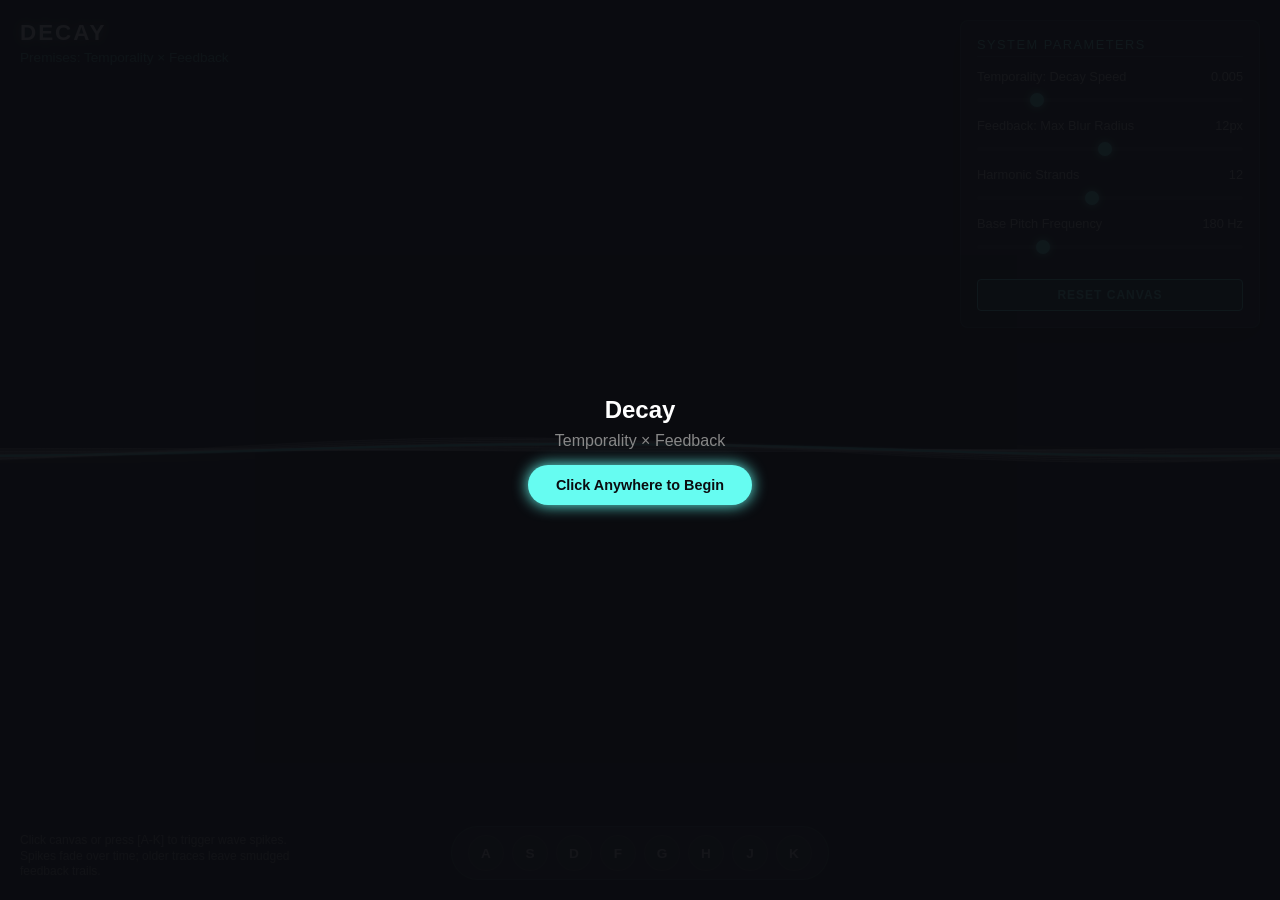
<file: decay/index.html>
<!DOCTYPE html>
<html lang="en">
<head>
  <meta charset="UTF-8">
  <meta name="viewport" content="width=device-width, initial-scale=1.0">
  <title>Decay (Temporality x Feedback)</title>
  <link rel="stylesheet" href="style.css">
</head>
<body>

  <!-- Fullscreen Start Overlay for browser WebAudio compliance -->
  <div id="audio-overlay">
    <h2>Decay</h2>
    <p style="margin-top: 8px; color: #888;">Temporality × Feedback</p>
    <button id="start-btn" type="button">Click Anywhere to Begin</button>
  </div>

  <div id="canvas-container">
    <canvas id="main-canvas"></canvas>
  </div>

  <header class="ui-layer">
    <h1>Decay</h1>
    <div class="subtitle">Premises: Temporality × Feedback</div>
  </header>

  <!-- Live Control Parameters Panel -->
  <aside class="control-panel ui-layer">
    <div class="panel-title">System Parameters</div>
    
    <div class="control-group">
      <div class="label-row">
        <span>Temporality: Decay Speed</span>
        <span id="decay-val">0.005</span>
      </div>
      <input type="range" id="knob-decay" min="0.001" max="0.02" step="0.001" value="0.005">
    </div>

    <div class="control-group">
      <div class="label-row">
        <span>Feedback: Max Blur Radius</span>
        <span id="blur-val">12px</span>
      </div>
      <input type="range" id="knob-blur" min="0" max="25" step="1" value="12">
    </div>

    <div class="control-group">
      <div class="label-row">
        <span>Harmonic Strands</span>
        <span id="freq-val">12</span>
      </div>
      <input type="range" id="knob-freq" min="3" max="24" step="1" value="12">
    </div>

    <div class="control-group">
      <div class="label-row">
        <span>Base Pitch Frequency</span>
        <span id="pitch-val">180 Hz</span>
      </div>
      <input type="range" id="knob-pitch" min="100" max="440" step="10" value="180">
    </div>

    <button id="reset-btn" type="button">Reset Canvas</button>
  </aside>

  <!-- Alternative Keyboard Inputs (Accessibility Requirement) -->
  <div class="keyboard-bar ui-layer">
    <div class="key-btn" data-key="a">A</div>
    <div class="key-btn" data-key="s">S</div>
    <div class="key-btn" data-key="d">D</div>
    <div class="key-btn" data-key="f">F</div>
    <div class="key-btn" data-key="g">G</div>
    <div class="key-btn" data-key="h">H</div>
    <div class="key-btn" data-key="j">J</div>
    <div class="key-btn" data-key="k">K</div>
  </div>

  <div class="info-footer ui-layer">
    Click canvas or press [A-K] to trigger wave spikes.<br>
    Spikes fade over time; older traces leave smudged feedback trails.
  </div>

  <script src="script.js"></script>
</body>
</html>
</file>
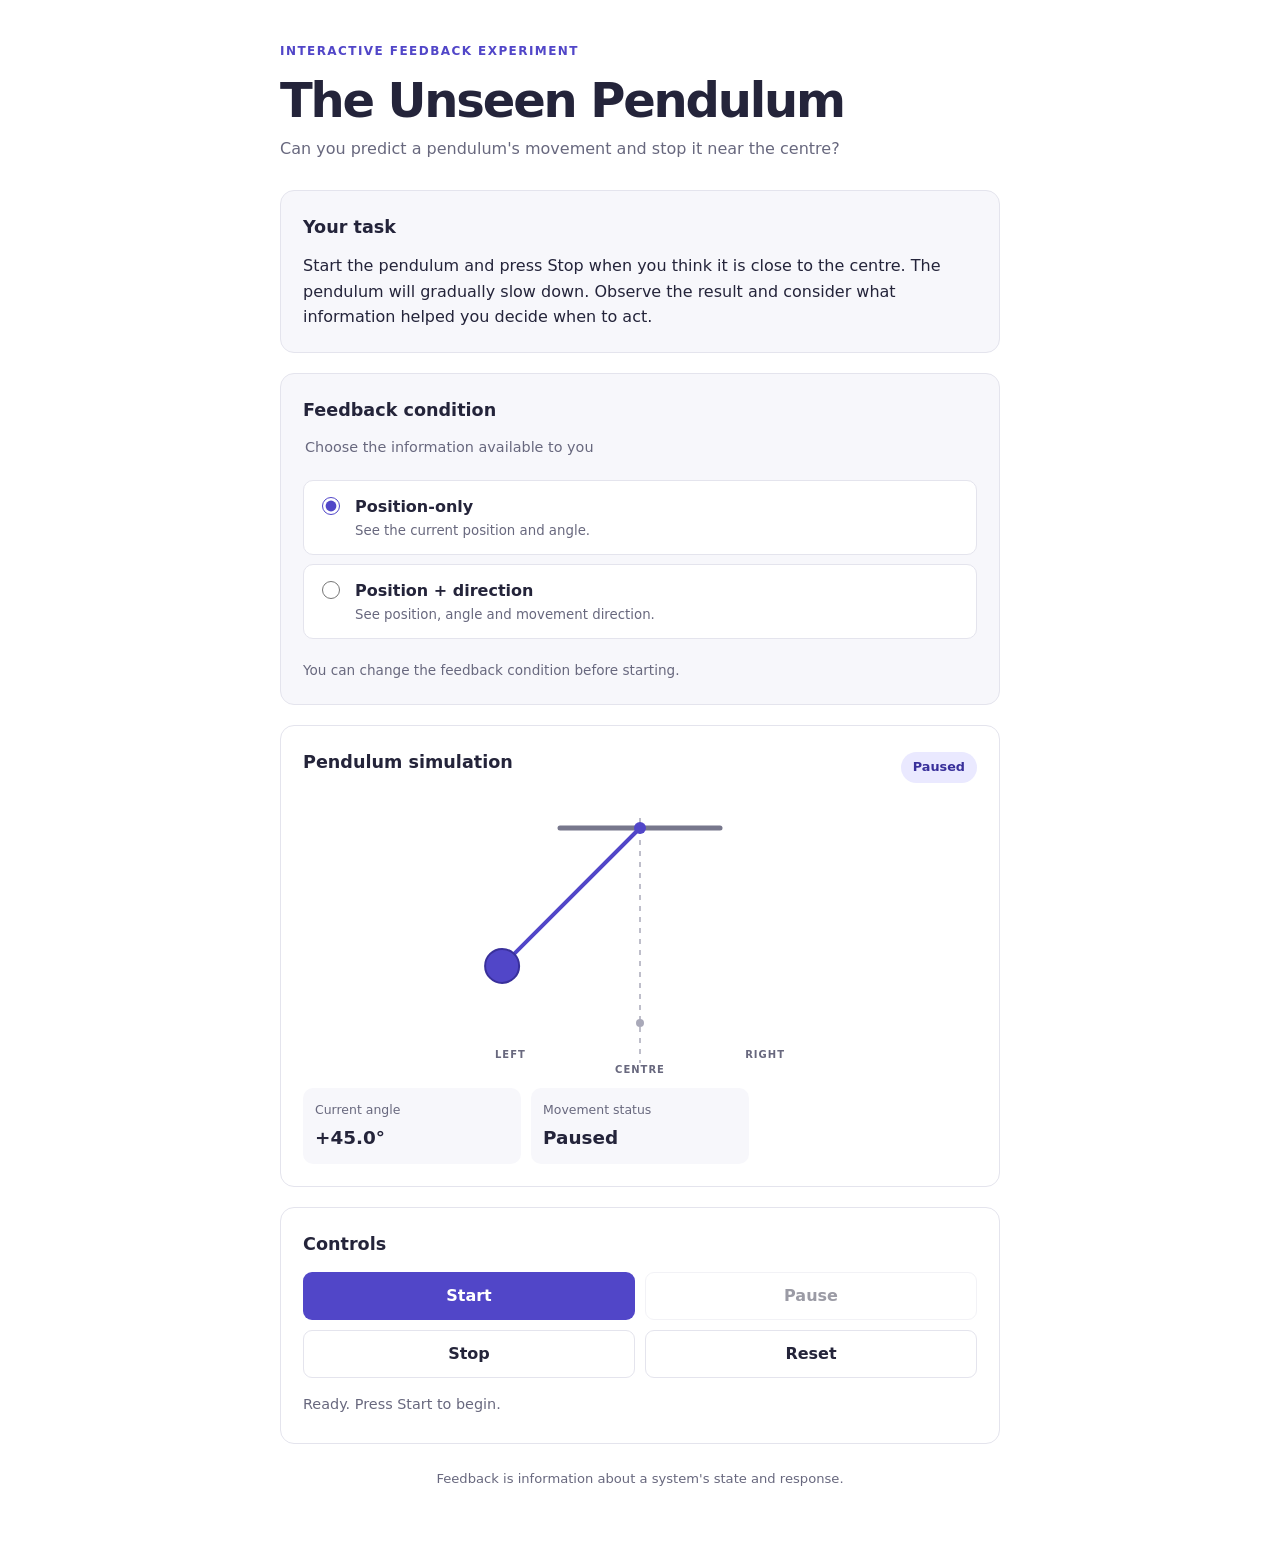
<file: feedback/index.html>
<!DOCTYPE html>
<html lang="en">
<head>
  <meta charset="UTF-8">
  <meta name="viewport" content="width=device-width, initial-scale=1.0">
  <meta name="theme-color" content="#ffffff">
  <title>The Unseen Pendulum — Feedback Experiment</title>
  <link rel="stylesheet" href="style.css">
  <script src="script.js" defer></script>
</head>
<body>
  <main class="app">
    <header class="header">
      <p class="eyebrow">INTERACTIVE FEEDBACK EXPERIMENT</p>
      <h1>The Unseen Pendulum</h1>
      <p class="intro">
        Can you predict a pendulum's movement and stop it near the centre?
      </p>
    </header>

    <section class="instructions" aria-labelledby="instructions-title">
      <h2 id="instructions-title">Your task</h2>
      <p>
        Start the pendulum and press Stop when you think it is close
        to the centre. The pendulum will gradually slow down.
        Observe the result and consider what information helped
        you decide when to act.
      </p>
    </section>

    <section class="feedback-settings" aria-labelledby="feedback-title">
      <h2 id="feedback-title">Feedback condition</h2>
      <fieldset>
        <legend>Choose the information available to you</legend>
        <label class="choice">
          <input type="radio" name="feedback" value="position" checked>
          <span>
            <strong>Position-only</strong>
            <small>See the current position and angle.</small>
          </span>
        </label>
        <label class="choice">
          <input type="radio" name="feedback" value="direction">
          <span>
            <strong>Position + direction</strong>
            <small>See position, angle and movement direction.</small>
          </span>
        </label>
      </fieldset>
      <p id="mode-help" class="helper">
        The direction indicator is hidden in this condition.
      </p>
    </section>

    <section class="simulation" aria-labelledby="simulation-title">
      <div class="section-heading">
        <h2 id="simulation-title">Pendulum simulation</h2>
        <span id="status" class="status" aria-live="polite">Paused</span>
      </div>

      <div class="pendulum-stage">
        <svg
          id="pendulum-svg"
          viewBox="0 0 360 280"
          role="img"
          aria-labelledby="pendulum-title pendulum-description"
        >
          <title id="pendulum-title">Pendulum visualization</title>
          <desc id="pendulum-description">
            A pendulum hanging from a pivot, with a vertical centre reference line.
          </desc>

          <line
            x1="180" y1="20" x2="180" y2="265"
            class="centre-line"
          />
          <line
            x1="100" y1="30" x2="260" y2="30"
            class="support"
          />
          <circle cx="180" cy="30" r="6" class="pivot" />

          <g id="pendulum-arm" transform="rotate(45 180 30)">
            <line
              x1="180" y1="30" x2="180" y2="225"
              class="rod"
            />
            <circle cx="180" cy="225" r="17" class="bob"/>
          </g>

          <circle cx="180" cy="225" r="4" class="centre-marker"/>

          <text x="180" y="275" text-anchor="middle" class="svg-label">
            CENTRE
          </text>
          <text x="35" y="260" class="svg-label">LEFT</text>
          <text x="325" y="260" text-anchor="end" class="svg-label">RIGHT</text>
        </svg>
      </div>

      <div class="readings">
        <div class="reading">
          <span class="reading-label">Current angle</span>
          <strong id="angle-value">+45.0°</strong>
        </div>
        <div class="reading">
          <span class="reading-label">Movement status</span>
          <strong id="movement-value">Paused</strong>
        </div>
        <div class="reading direction-reading" id="direction-panel" hidden>
          <span class="reading-label">Direction</span>
          <strong id="direction-value">Left</strong>
        </div>
      </div>
    </section>

    <section class="controls" aria-labelledby="controls-title">
      <h2 id="controls-title">Controls</h2>
      <div class="button-grid">
        <button id="start-button" class="button primary" type="button">
          Start
        </button>
        <button id="pause-button" class="button secondary" type="button" disabled>
          Pause
        </button>
        <button id="stop-button" class="button secondary" type="button">
          Stop
        </button>
        <button id="reset-button" class="button secondary" type="button">
          Reset
        </button>
      </div>

      <p id="acknowledgement" class="acknowledgement" aria-live="polite">
        Ready. Press Start to begin.
      </p>

      <button id="reveal-button" class="button reveal" type="button" hidden disabled>
        Reveal result
      </button>
    </section>

    <section id="result-panel" class="result-panel" hidden aria-labelledby="result-title">
      <h2 id="result-title">Final result</h2>
      <p>
        Final angle:
        <strong id="final-angle">0.0°</strong>
      </p>
      <p>
        Direction before stopping:
        <strong id="final-direction">Left</strong>
      </p>
      <p class="helper">
        Consider how the information available during the attempt
        influenced your stopping decision.
      </p>
    </section>

    <footer class="footer">
      <p>
        Feedback is information about a system's state and response.
      </p>
    </footer>
  </main>

  <dialog id="confirmation-dialog" aria-labelledby="dialog-title">
    <div class="dialog-content">
      <h2 id="dialog-title">Confirm action</h2>
      <p id="dialog-message"></p>
      <div class="dialog-buttons">
        <button id="dialog-cancel" class="button secondary" type="button">
          Cancel
        </button>
        <button id="dialog-confirm" class="button primary" type="button">
          Confirm
        </button>
      </div>
    </div>
  </dialog>
</body>
</html>
</file>
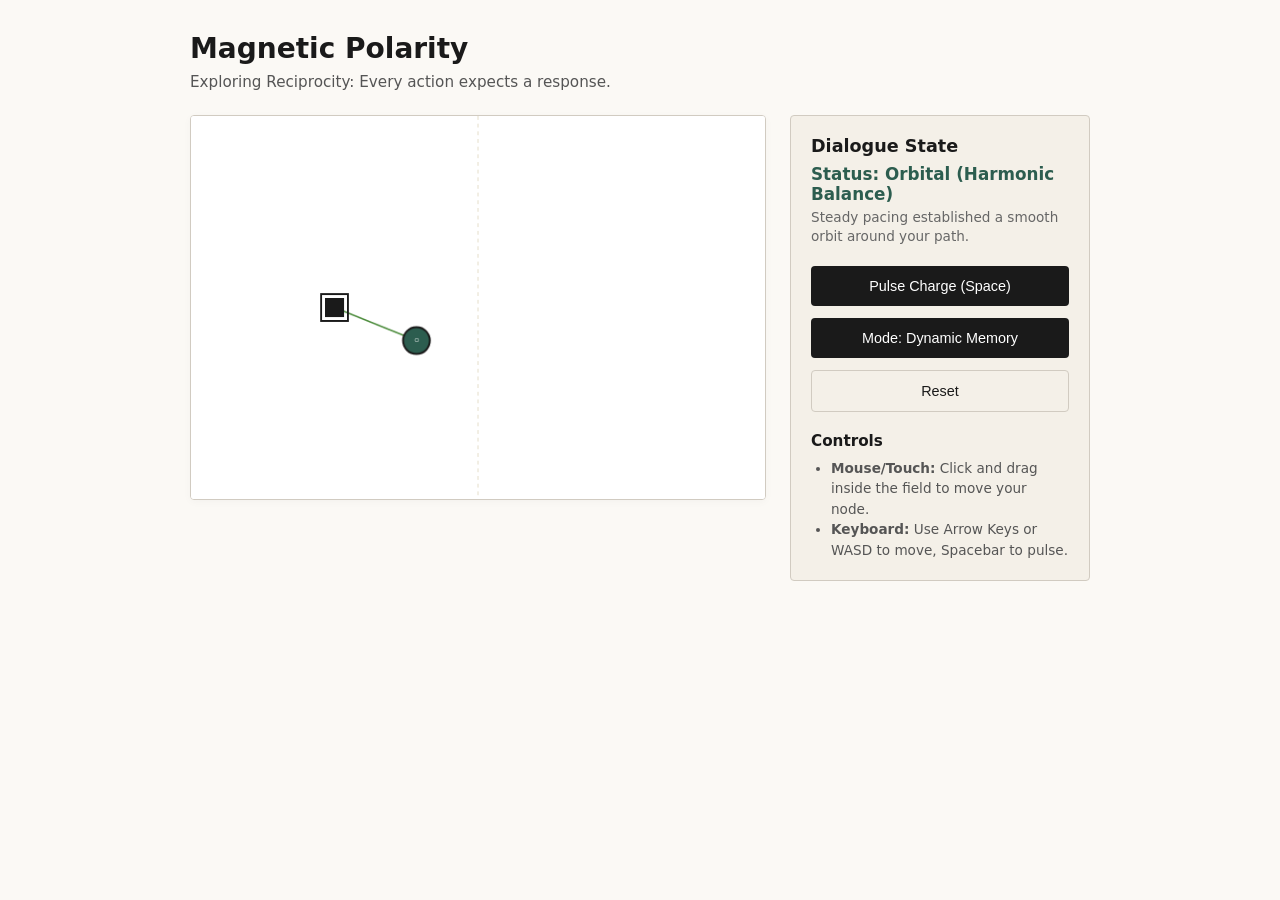
<file: idk/index.html>
<!DOCTYPE html>
<html lang="en">
<head>
    <meta charset="UTF-8">
    <meta name="viewport" content="width=device-width, initial-scale=1.0">
    <title>Magnetic Polarity - Reciprocity Lab</title>
    <link rel="stylesheet" href="style.css">
</head>
<body>
    <main class="container">
        <header>
            <h1>Magnetic Polarity</h1>
            <p class="subtitle">Exploring Reciprocity: Every action expects a response.</p>
        </header>

        <div class="workspace">
            <div class="canvas-container">
                <canvas id="fieldCanvas" width="600" height="400" aria-label="Interactive magnetic field canvas representing participant and system nodes" tabindex="0"></canvas>
            </div>

            <aside class="controls-panel">
                <div class="status-box">
                    <h2>Dialogue State</h2>
                    <p id="statusText" aria-live="polite">Status: Attracted</p>
                    <p id="hintText" class="hint">Move smoothly to attract, or shake rapidly to trigger system resistance.</p>
                </div>

                <div class="button-group">
                    <button id="pulseBtn" class="btn" aria-label="Emit polarity pulse">Pulse Charge (Space)</button>
                    <button id="modeBtn" class="btn" aria-label="Toggle mode">Mode: Dynamic Memory</button>
                    <button id="resetBtn" class="btn secondary" aria-label="Reset simulation">Reset</button>
                </div>

                <div class="instructions-card">
                    <h3>Controls</h3>
                    <ul>
                        <li><strong>Mouse/Touch:</strong> Click and drag inside the field to move your node.</li>
                        <li><strong>Keyboard:</strong> Use Arrow Keys or WASD to move, Spacebar to pulse.</li>
                    </ul>
                </div>
            </aside>
        </div>
    </main>
    <script src="script.js"></script>
</body>
</html>
</file>
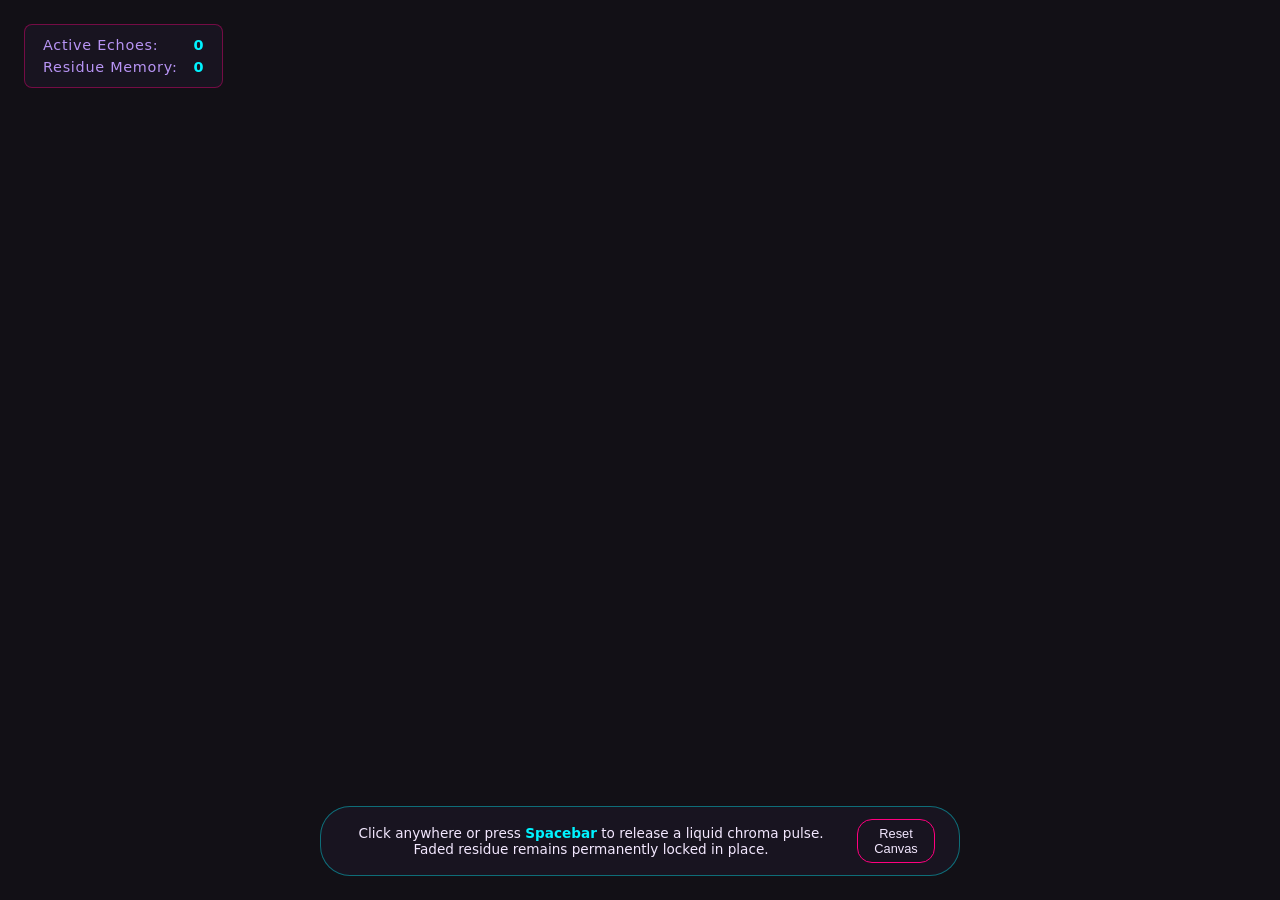
<file: temporality/index.html>
<!DOCTYPE html>
<html lang="en">
<head>
    <meta charset="UTF-8">
    <meta name="viewport" content="width=device-width, initial-scale=1.0">
    <title>Liquid Chroma Echoes - Temporality Experience</title>
    <link rel="stylesheet" href="style.css">
</head>
<body>
    <main class="stage-container">
        <canvas id="liquidCanvas" aria-label="Interactive canvas exploring fluid temporality with stationary asymptotic residue"></canvas>
        
        <div class="hud" aria-live="polite">
            <div class="hud-item">
                <span class="label">Active Echoes:</span>
                <span id="activeCount">0</span>
            </div>
            <div class="hud-item">
                <span class="label">Residue Memory:</span>
                <span id="residueCount">0</span>
            </div>
        </div>

        <div class="instructions">
            <p>Click anywhere or press <strong>Spacebar</strong> to release a liquid chroma pulse. Faded residue remains permanently locked in place.</p>
            <button id="resetBtn" type="button">Reset Canvas</button>
        </div>
    </main>

    <script src="script.js"></script>
</body>
</html>
</file>
<file: decay/style.css>
:root {
  --bg-color: #0b0c10;
  --panel-bg: rgba(20, 24, 33, 0.88);
  --accent-color: #66fcf1;
  --accent-dim: #45a29e;
  --text-main: #c5c6c7;
  --border-color: rgba(102, 252, 241, 0.2);
}

* {
  box-sizing: border-box;
  margin: 0;
  padding: 0;
  user-select: none;
}

body, html {
  width: 100%;
  height: 100%;
  overflow: hidden;
  background-color: var(--bg-color);
  font-family: -apple-system, BlinkMacSystemFont, "Segoe UI", Roboto, Helvetica, Arial, sans-serif;
  color: var(--text-main);
}

#canvas-container {
  position: absolute;
  top: 0;
  left: 0;
  width: 100%;
  height: 100%;
  z-index: 1;
}

canvas {
  display: block;
  width: 100%;
  height: 100%;
}

.ui-layer {
  position: absolute;
  z-index: 10;
  pointer-events: none;
}

.ui-layer * {
  pointer-events: auto;
}

header {
  top: 20px;
  left: 20px;
}

h1 {
  font-size: 1.4rem;
  letter-spacing: 2px;
  color: #fff;
  text-transform: uppercase;
  margin-bottom: 4px;
  text-shadow: 0 0 10px rgba(102, 252, 241, 0.5);
}

.subtitle {
  font-size: 0.85rem;
  color: var(--accent-dim);
  font-weight: 400;
}

.control-panel {
  top: 20px;
  right: 20px;
  background: var(--panel-bg);
  backdrop-filter: blur(12px);
  border: 1px solid var(--border-color);
  border-radius: 8px;
  padding: 16px;
  width: 300px;
  box-shadow: 0 8px 32px rgba(0, 0, 0, 0.5);
}

.panel-title {
  font-size: 0.8rem;
  text-transform: uppercase;
  letter-spacing: 1.5px;
  color: var(--accent-color);
  margin-bottom: 12px;
  border-bottom: 1px solid var(--border-color);
  padding-bottom: 4px;
}

.control-group {
  margin-bottom: 12px;
}

.control-group:last-child {
  margin-bottom: 0;
}

.label-row {
  display: flex;
  justify-content: space-between;
  font-size: 0.8rem;
  margin-bottom: 4px;
}

input[type=range] {
  width: 100%;
  appearance: none;
  background: rgba(255, 255, 255, 0.1);
  height: 4px;
  border-radius: 2px;
  outline: none;
}

input[type=range]::-webkit-slider-thumb {
  appearance: none;
  width: 14px;
  height: 14px;
  border-radius: 50%;
  background: var(--accent-color);
  cursor: pointer;
  box-shadow: 0 0 8px var(--accent-color);
}

#reset-btn {
  margin-top: 14px;
  width: 100%;
  padding: 8px;
  background: rgba(102, 252, 241, 0.15);
  border: 1px solid var(--accent-color);
  color: var(--accent-color);
  border-radius: 4px;
  font-weight: bold;
  cursor: pointer;
  text-transform: uppercase;
  font-size: 0.75rem;
  letter-spacing: 1px;
  transition: all 0.2s ease;
}

#reset-btn:hover {
  background: var(--accent-color);
  color: #0b0c10;
  box-shadow: 0 0 12px var(--accent-color);
}

.keyboard-bar {
  bottom: 20px;
  left: 50%;
  transform: translateX(-50%);
  display: flex;
  gap: 8px;
  background: var(--panel-bg);
  padding: 8px 16px;
  border-radius: 30px;
  border: 1px solid var(--border-color);
}

.key-btn {
  background: rgba(255, 255, 255, 0.05);
  border: 1px solid rgba(255, 255, 255, 0.1);
  color: var(--text-main);
  width: 36px;
  height: 36px;
  border-radius: 50%;
  display: flex;
  align-items: center;
  justify-content: center;
  font-weight: bold;
  font-size: 0.85rem;
  cursor: pointer;
  transition: all 0.15s ease;
}

.key-btn:hover, .key-btn.active {
  background: var(--accent-color);
  color: #000;
  box-shadow: 0 0 10px var(--accent-color);
}

.info-footer {
  bottom: 20px;
  left: 20px;
  font-size: 0.75rem;
  color: rgba(255, 255, 255, 0.5);
  max-width: 300px;
  line-height: 1.3;
}

#audio-overlay {
  position: fixed;
  inset: 0;
  background: rgba(11, 12, 16, 0.95);
  z-index: 1000;
  display: flex;
  flex-direction: column;
  align-items: center;
  justify-content: center;
  color: #fff;
  cursor: pointer;
}

#audio-overlay button {
  margin-top: 15px;
  padding: 12px 28px;
  background: var(--accent-color);
  color: #0b0c10;
  border: none;
  border-radius: 20px;
  font-weight: bold;
  font-size: 0.9rem;
  cursor: pointer;
  box-shadow: 0 0 15px var(--accent-color);
}
</file>
<file: feedback/style.css>
:root {
  --background: #ffffff;
  --surface: #f7f7fb;
  --surface-border: #e4e4ed;
  --text: #24243a;
  --muted: #68687e;
  --indigo: #5146c8;
  --indigo-dark: #39309b;
  --indigo-light: #eae9ff;
  --success: #24734b;
  --focus: #f0a52b;
  --radius: 14px;
  --pendulum-width: 360px;
  --pendulum-height: 280px;
  --page-width: 720px;
}

* {
  box-sizing: border-box;
}

[hidden] {
  display: none !important;
}

body {
  margin: 0;
  background: var(--background);
  color: var(--text);
  font-family: system-ui, -apple-system, BlinkMacSystemFont, "Segoe UI", sans-serif;
  line-height: 1.6;
}

button,
input {
  font: inherit;
}

.app {
  width: min(calc(100% - 36px), var(--page-width));
  margin: 0 auto;
  padding: 42px 0 60px;
}

.header {
  margin-bottom: 28px;
}

.eyebrow {
  color: var(--indigo);
  font-size: 0.75rem;
  font-weight: 750;
  letter-spacing: 0.12em;
}

h1 {
  margin: 8px 0;
  font-size: clamp(2rem, 6vw, 3rem);
  line-height: 1.15;
  letter-spacing: -0.045em;
}

h2 {
  margin: 0 0 12px;
  font-size: 1.1rem;
}

p {
  margin-top: 0;
}

.intro,
.helper,
.footer {
  color: var(--muted);
}

.instructions,
.feedback-settings,
.simulation,
.controls,
.result-panel {
  margin-top: 20px;
  padding: 22px;
  border: 1px solid var(--surface-border);
  border-radius: var(--radius);
}

.instructions,
.feedback-settings {
  background: var(--surface);
}

.instructions p {
  margin-bottom: 0;
}

.feedback-settings fieldset {
  padding: 0;
  margin: 0;
  border: 0;
}

.feedback-settings legend {
  margin-bottom: 12px;
  color: var(--muted);
  font-size: 0.9rem;
}

.choice {
  display: flex;
  align-items: flex-start;
  gap: 12px;
  margin: 9px 0;
  padding: 13px;
  border: 1px solid var(--surface-border);
  border-radius: 10px;
  background: white;
  cursor: pointer;
}

.choice input {
  width: 18px;
  height: 18px;
  margin-top: 3px;
  accent-color: var(--indigo);
  flex-shrink: 0;
}

.choice strong,
.choice small {
  display: block;
}

.choice small {
  color: var(--muted);
}

.helper {
  margin: 12px 0 0;
  font-size: 0.85rem;
}

.section-heading {
  display: flex;
  align-items: center;
  justify-content: space-between;
  flex-wrap: wrap;
  gap: 12px;
}

.status {
  display: inline-block;
  padding: 5px 12px;
  border-radius: 30px;
  background: var(--indigo-light);
  color: var(--indigo-dark);
  font-size: 0.8rem;
  font-weight: 700;
}

.pendulum-stage {
  margin: 10px auto;
  max-width: var(--pendulum-width);
  width: 100%;
}

#pendulum-svg {
  display: block;
  width: 100%;
  height: auto;
  overflow: visible;
}

.support {
  stroke: #77778c;
  stroke-width: 5;
  stroke-linecap: round;
}

.pivot {
  fill: var(--indigo);
}

.centre-line {
  stroke: #a9a9b9;
  stroke-width: 1.5;
  stroke-dasharray: 5 6;
}

.centre-marker {
  fill: #a9a9b9;
}

.rod {
  stroke: var(--indigo);
  stroke-width: 4;
  stroke-linecap: round;
}

.bob {
  fill: var(--indigo);
  stroke: var(--indigo-dark);
  stroke-width: 2;
}

.svg-label {
  fill: var(--muted);
  font-size: 10px;
  font-weight: 700;
  letter-spacing: 1px;
}

.readings {
  display: grid;
  grid-template-columns: repeat(3, minmax(0, 1fr));
  gap: 10px;
}

.reading {
  min-width: 0;
  padding: 12px;
  border-radius: 10px;
  background: var(--surface);
}

.reading-label {
  display: block;
  color: var(--muted);
  font-size: 0.78rem;
}

.reading strong {
  display: block;
  margin-top: 3px;
  font-size: 1.15rem;
  overflow-wrap: anywhere;
}

.controls h2 {
  margin-bottom: 14px;
}

.button-grid {
  display: grid;
  grid-template-columns: repeat(2, minmax(0, 1fr));
  gap: 10px;
}

.button {
  min-height: 46px;
  padding: 10px 18px;
  border: 1px solid transparent;
  border-radius: 9px;
  font-weight: 700;
  cursor: pointer;
  transition: background-color 140ms ease, border-color 140ms ease;
}

.primary {
  color: white;
  background: var(--indigo);
}

.primary:hover:not(:disabled) {
  background: var(--indigo-dark);
}

.secondary {
  color: var(--text);
  background: white;
  border-color: var(--surface-border);
}

.secondary:hover:not(:disabled) {
  background: var(--surface);
  border-color: var(--indigo);
}

.button:disabled {
  opacity: 0.45;
  cursor: not-allowed;
}

.button:focus-visible,
.choice:focus-within {
  outline: 3px solid var(--focus);
  outline-offset: 3px;
}

.acknowledgement {
  min-height: 28px;
  margin: 15px 0 0;
  color: var(--muted);
  font-size: 0.9rem;
}

.reveal {
  width: 100%;
  margin-top: 12px;
  color: var(--indigo-dark);
  background: var(--indigo-light);
  border-color: #d7d4ff;
}

.result-panel {
  background: var(--surface);
  border-color: #d7d4ff;
}

.result-panel p {
  margin-bottom: 9px;
}

.footer {
  padding-top: 24px;
  text-align: center;
  font-size: 0.82rem;
}

dialog {
  width: min(calc(100% - 32px), 430px);
  padding: 0;
  border: 1px solid var(--surface-border);
  border-radius: 16px;
  color: var(--text);
  box-shadow: 0 20px 70px rgb(20 20 40 / 20%);
}

dialog::backdrop {
  background: rgb(20 20 40 / 45%);
}

.dialog-content {
  padding: 24px;
}

.dialog-content p {
  color: var(--muted);
}

.dialog-buttons {
  display: flex;
  justify-content: flex-end;
  gap: 10px;
  margin-top: 22px;
}

@media (max-width: 520px) {
  .app {
    padding-top: 26px;
  }
  .instructions,
  .feedback-settings,
  .simulation,
  .controls,
  .result-panel {
    padding: 16px;
  }
  .readings {
    grid-template-columns: repeat(2, minmax(0, 1fr));
  }
  .direction-reading {
    grid-column: 1 / -1;
  }
  .button-grid {
    grid-template-columns: 1fr 1fr;
  }
}

@media (prefers-reduced-motion: reduce) {
  *,
  *::before,
  *::after {
    scroll-behavior: auto !important;
    transition-duration: 0.01ms !important;
  }
}
</file>
<file: idk/style.css>
:root {
    --bg-color: #fbf9f5;
    --text-color: #1a1a1a;
    --accent-color: #2c5d4f;
    --border-color: #d1cbc1;
    --panel-bg: #f4f0e8;
    --focus-ring: #2c5d4f;
}

body {
    font-family: system-ui, -apple-system, sans-serif;
    background-color: var(--bg-color);
    color: var(--text-color);
    margin: 0;
    padding: 2rem;
    display: flex;
    justify-content: center;
}

.container {
    max-width: 900px;
    width: 100%;
}

header h1 {
    margin: 0 0 0.5rem 0;
    font-size: 1.75rem;
    font-weight: 600;
}

.subtitle {
    margin: 0 0 1.5rem 0;
    color: #555;
    font-size: 0.95rem;
}

.workspace {
    display: grid;
    grid-template-columns: 1fr 300px;
    gap: 1.5rem;
    align-items: start;
}

@media (max-width: 768px) {
    .workspace {
        grid-template-columns: 1fr;
    }
}

.canvas-container {
    background: #fff;
    border: 1px solid var(--border-color);
    border-radius: 4px;
    overflow: hidden;
    box-shadow: 0 2px 8px rgba(0,0,0,0.03);
}

canvas {
    display: block;
    width: 100%;
    height: auto;
    background: #fff;
    cursor: crosshair;
}

canvas:focus {
    outline: 2px solid var(--focus-ring);
    outline-offset: -2px;
}

.controls-panel {
    background: var(--panel-bg);
    border: 1px solid var(--border-color);
    border-radius: 4px;
    padding: 1.25rem;
    display: flex;
    flex-direction: column;
    gap: 1.25rem;
}

.status-box h2 {
    font-size: 1.1rem;
    margin: 0 0 0.5rem 0;
}

#statusText {
    font-weight: 600;
    font-size: 1.05rem;
    margin: 0 0 0.25rem 0;
    color: var(--accent-color);
}

.hint {
    font-size: 0.85rem;
    color: #666;
    margin: 0;
    line-height: 1.4;
}

.button-group {
    display: flex;
    flex-direction: column;
    gap: 0.75rem;
}

.btn {
    background-color: var(--text-color);
    color: #fff;
    border: none;
    padding: 0.75rem 1rem;
    border-radius: 4px;
    font-size: 0.9rem;
    font-weight: 500;
    cursor: pointer;
    transition: background 0.2s;
    text-align: center;
}

.btn:hover {
    background-color: #333;
}

.btn:focus {
    outline: 2px solid var(--focus-ring);
    outline-offset: 2px;
}

.btn.secondary {
    background-color: transparent;
    color: var(--text-color);
    border: 1px solid var(--border-color);
}

.btn.secondary:hover {
    background-color: #eae5dc;
}

.instructions-card h3 {
    font-size: 0.95rem;
    margin: 0 0 0.5rem 0;
}

.instructions-card ul {
    margin: 0;
    padding-left: 1.25rem;
    font-size: 0.85rem;
    color: #555;
    line-height: 1.5;
}
</file>
<file: temporality/style.css>
:root {
    --bg-color: #121016; /* Ashy charcoal background / Kül rengi kömür arka plan */
    --text-color: #f3e8ff;
    --hud-bg: rgba(26, 22, 35, 0.85);
    --border-neon: #ff007f;
    --font-family: system-ui, -apple-system, BlinkMacSystemFont, "Segoe UI", Roboto, sans-serif;
}

* {
    box-sizing: border-box;
    margin: 0;
    padding: 0;
}

body {
    background-color: var(--bg-color);
    color: var(--text-color);
    font-family: var(--font-family);
    min-height: 100vh;
    display: flex;
    justify-content: center;
    align-items: center;
    overflow: hidden;
}

.stage-container {
    position: relative;
    width: 100vw;
    height: 100vh;
    display: flex;
    justify-content: center;
    align-items: center;
}

canvas {
    display: block;
    width: 100%;
    height: 100%;
    cursor: crosshair;
}

/* HUD Overlay */
.hud {
    position: absolute;
    top: 24px;
    left: 24px;
    background: var(--hud-bg);
    border: 1px solid rgba(255, 0, 127, 0.4);
    padding: 12px 18px;
    border-radius: 8px;
    backdrop-filter: blur(6px);
    display: flex;
    flex-direction: column;
    gap: 6px;
    font-size: 0.9rem;
    letter-spacing: 0.05em;
    pointer-events: none;
}

.hud-item {
    display: flex;
    justify-content: space-between;
    gap: 16px;
}

.hud-item .label {
    color: #b794f4;
}

.hud-item span:last-child {
    color: #00f3ff;
    font-weight: 600;
}

/* Instructions & Control Buttons */
.instructions {
    position: absolute;
    bottom: 24px;
    left: 50%;
    transform: translateX(-50%);
    background: var(--hud-bg);
    border: 1px solid rgba(0, 243, 255, 0.4);
    padding: 12px 24px;
    border-radius: 30px;
    backdrop-filter: blur(6px);
    display: flex;
    align-items: center;
    gap: 20px;
    text-align: center;
    font-size: 0.85rem;
}

.instructions strong {
    color: #00f3ff;
}

#resetBtn {
    background: transparent;
    border: 1px solid #ff007f;
    color: #f3e8ff;
    padding: 6px 14px;
    border-radius: 15px;
    cursor: pointer;
    font-size: 0.8rem;
    transition: background 0.2s, transform 0.1s;
}

#resetBtn:hover {
    background: rgba(255, 0, 127, 0.2);
    border-color: #00f3ff;
}

#resetBtn:active {
    transform: scale(0.96);
}

@media (max-width: 600px) {
    .instructions {
        flex-direction: column;
        gap: 10px;
        width: 90%;
        border-radius: 12px;
    }
}
</file>
